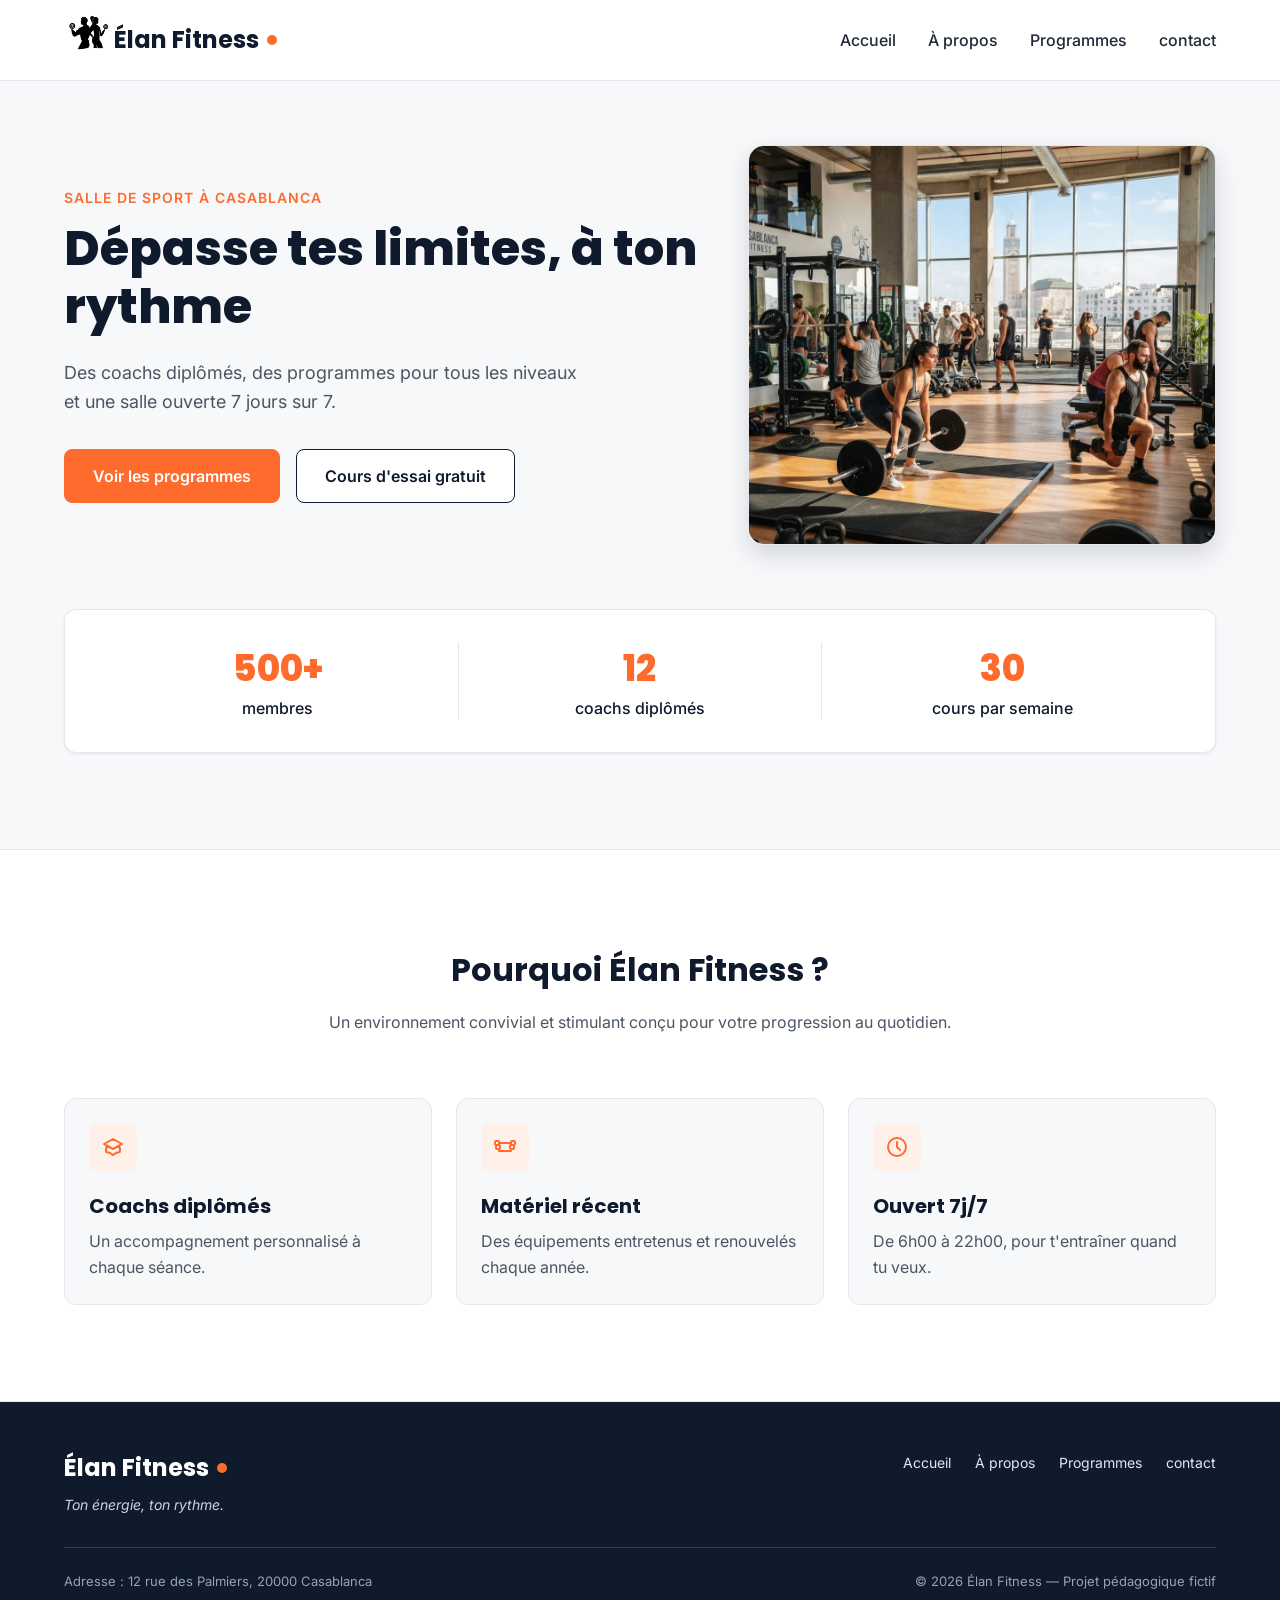
<file: index.html>
<!DOCTYPE html>
<html lang="fr">

<head>
  <meta charset="UTF-8">
  <meta name="viewport" content="width=device-width, initial-scale=1">
  <meta name="description"
    content="Élan Fitness, salle de sport à Casablanca : musculation, yoga, cardio et boxe fitness avec des coachs diplômés. Réservez votre cours d'essai gratuit.">
  <title>Élan Fitness | Salle de sport à Casablanca</title>

  <link rel="preconnect" href="https://fonts.googleapis.com">
  <link rel="preconnect" href="https://fonts.gstatic.com" crossorigin>
  <link
    href="https://fonts.googleapis.com/css2?family=Inter:wght@400;500;600&family=Poppins:wght@600;700;800&display=swap"
    rel="stylesheet">

  <link rel="stylesheet" href="home.css">
</head>

<body>
    <header class="en-tete">
    <div class="conteneur en-tete-contenu">
      
      <a href="index.html" class="logo"><img src="img/fin_logo-removebg.png" alt="logo">Élan Fitness</a>

      <nav aria-label="Navigation principale">
        <ul class="menu">
          <li><a href="index.html" target="_self">Accueil</a></li>
          <li><a href="propos.html" target="_self">À propos</a></li>
          <li><a href="Programmes.html" target="_self">Programmes</a></li>
          <li><a href="contact.html" target="_self">contact</a></li>
        </ul>
      </nav>
    </div>
  </header>
  <main>
    <section id="accueil" class="hero">
      <div class="conteneur">

        <div class="hero-contenu">
          <div class="hero-texte">
            <p class="sur-titre">Salle de sport à Casablanca</p>
            <h1>Dépasse tes limites, à ton rythme</h1>
            <p class="hero-description">
              Des coachs diplômés, des programmes pour tous les niveaux et une salle ouverte 7 jours sur 7.
            </p>
            <div class="boutons">
              <a href="Programmes.html" class="bouton bouton-principal">Voir les programmes</a>
              <a href="login.html" class="bouton bouton-secondaire">Cours d'essai gratuit</a>
            </div>
          </div>

          <img class="hero-image" src="img/hero.jpg" alt="Des personnes s'entraînent dans une salle de sport lumineuse à Casablanca">
        </div>

        <div class="chiffres">
          <div class="chiffre">
            <p class="chiffre-nombre">500+</p>
            <p>membres</p>
          </div>
          <div class="chiffre">
            <p class="chiffre-nombre">12</p>
            <p>coachs diplômés</p>
          </div>
          <div class="chiffre">
            <p class="chiffre-nombre">30</p>
            <p>cours par semaine</p>
          </div>
        </div>

      </div>
    </section>

     <section class="section section-blanche">
      <div class="conteneur">

        <div class="section-titre">
          <h2>Pourquoi Élan Fitness ?</h2>
          <p>Un environnement convivial et stimulant conçu pour votre progression au quotidien.</p>
        </div>

        <div class="cartes">
          <article class="carte carte-avantage">
            <div class="icone"><img src="img/icone-coach.svg" alt=""></div>
            <h3>Coachs diplômés</h3>
            <p>Un accompagnement personnalisé à chaque séance.</p>
          </article>

          <article class="carte carte-avantage">
            <div class="icone"><img src="img/icone-materiel.svg" alt=""></div>
            <h3>Matériel récent</h3>
            <p>Des équipements entretenus et renouvelés chaque année.</p>
          </article>

          <article class="carte carte-avantage">
            <div class="icone"><img src="img/icone-horloge.svg" alt=""></div>
            <h3>Ouvert 7j/7</h3>
            <p>De 6h00 à 22h00, pour t'entraîner quand tu veux.</p>
          </article>
        </div>

      </div>
    </section>
  </main>

  <footer class="pied-de-page">
    <div class="conteneur">

      <div class="pied-haut">
        <div>
          <p class="logo logo-clair">Élan Fitness</p>
          <p class="slogan">Ton énergie, ton rythme.</p>
        </div>

        <nav aria-label="Navigation du pied de page">
          <ul class="menu menu-pied">
            <li><a href="index.html">Accueil</a></li>
            <li><a href="propos.html">À propos</a></li>
            <li><a href="Programmes.html">Programmes</a></li>
            <li><a href="contact.html">contact</a></li>
          </ul>
        </nav>
      </div>

      <div class="pied-bas">
        <p>Adresse : 12 rue des Palmiers, 20000 Casablanca</p>
        <p>&copy; 2026 Élan Fitness — Projet pédagogique fictif</p>
      </div>

    </div>
  </footer>
</body>

</html>
</file>
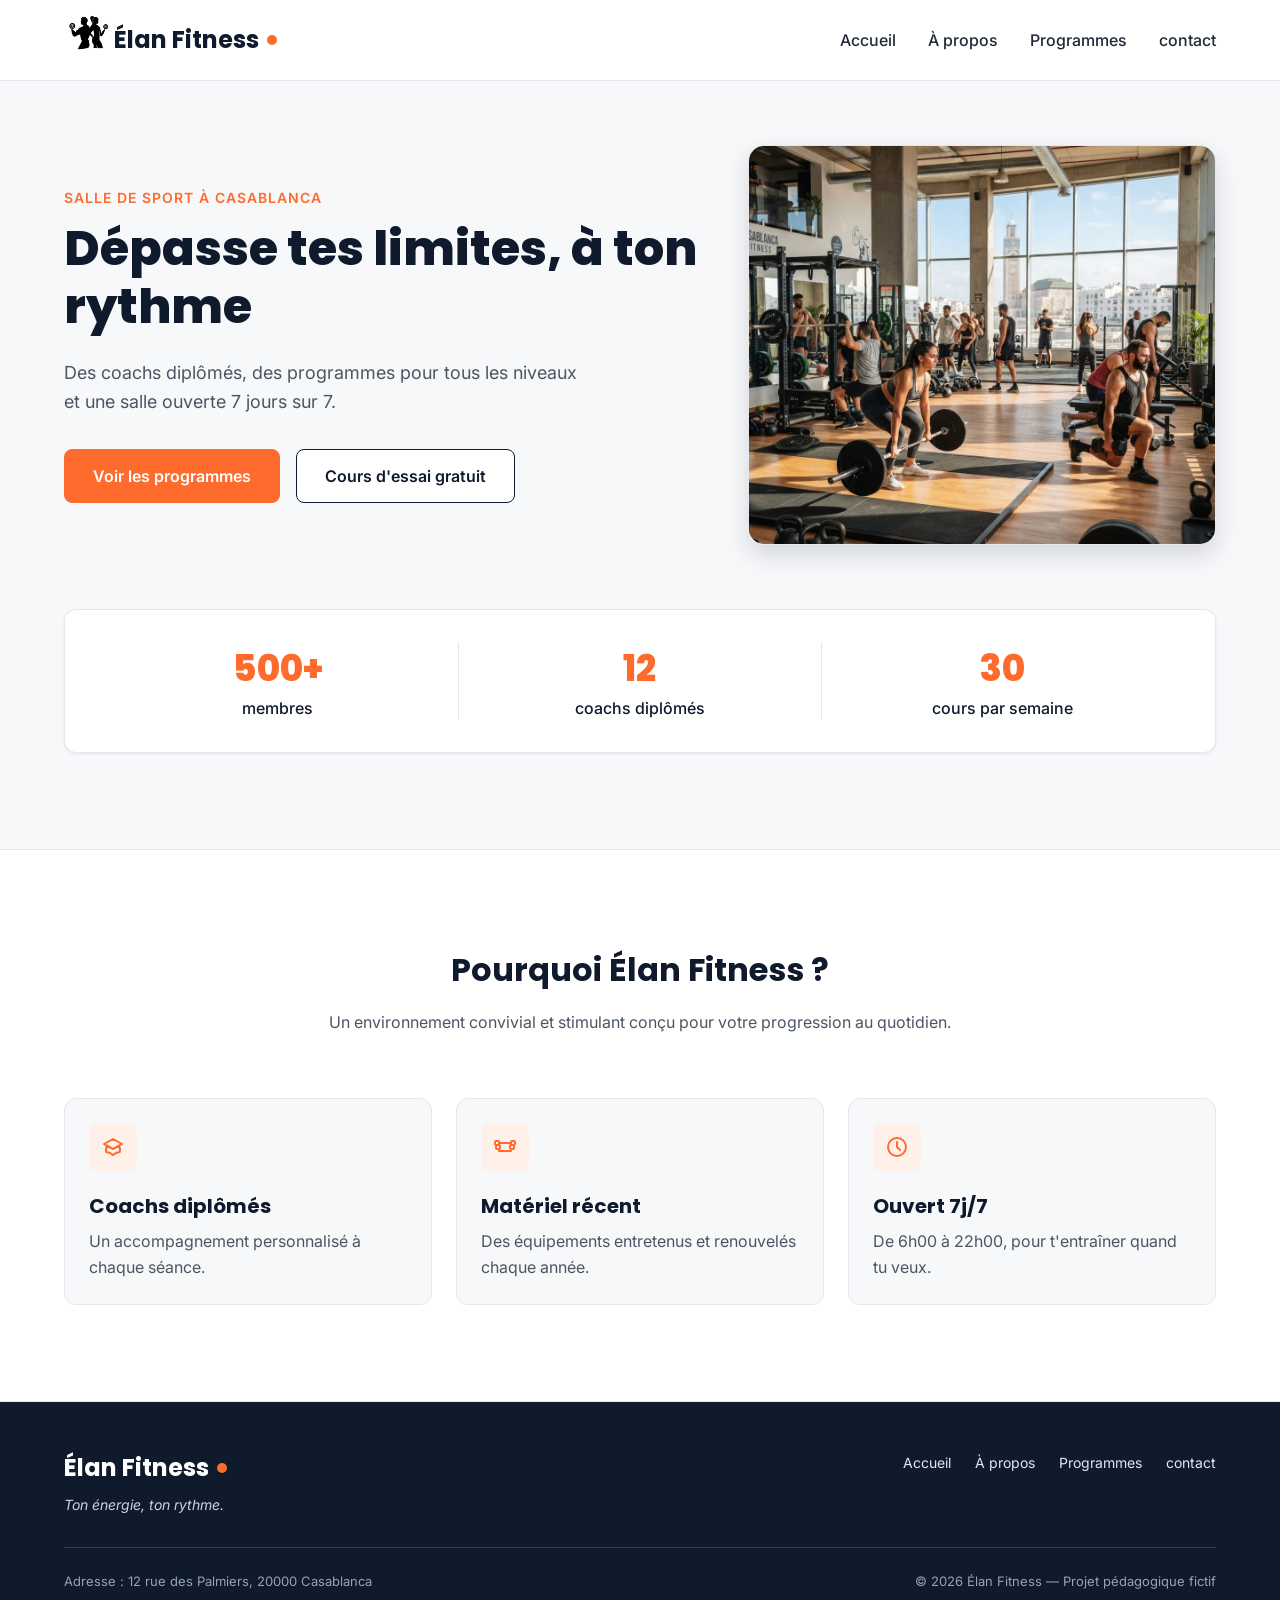
<file: Accueil.html>
<!DOCTYPE html>
<html lang="fr">

<head>
  <meta charset="UTF-8">
  <meta name="viewport" content="width=device-width, initial-scale=1">
  <meta name="description"
    content="Élan Fitness, salle de sport à Casablanca : musculation, yoga, cardio et boxe fitness avec des coachs diplômés. Réservez votre cours d'essai gratuit.">
  <title>Élan Fitness | Salle de sport à Casablanca</title>

  <link rel="preconnect" href="https://fonts.googleapis.com">
  <link rel="preconnect" href="https://fonts.gstatic.com" crossorigin>
  <link
    href="https://fonts.googleapis.com/css2?family=Inter:wght@400;500;600&family=Poppins:wght@600;700;800&display=swap"
    rel="stylesheet">

  <link rel="stylesheet" href="home.css">
</head>

<body>
    <header class="en-tete">
    <div class="conteneur en-tete-contenu">
      
      <a href="Accueil.html" class="logo"><img src="img/fin_logo-removebg.png" alt="logo">Élan Fitness</a>

      <nav aria-label="Navigation principale">
        <ul class="menu">
          <li><a href="Accueil.html" target="_self">Accueil</a></li>
          <li><a href="propos.html" target="_self">À propos</a></li>
          <li><a href="Programmes.html" target="_self">Programmes</a></li>
          <li><a href="contact.html" target="_self">contact</a></li>
        </ul>
      </nav>
    </div>
  </header>
  <main>
    <section id="accueil" class="hero">
      <div class="conteneur">

        <div class="hero-contenu">
          <div class="hero-texte">
            <p class="sur-titre">Salle de sport à Casablanca</p>
            <h1>Dépasse tes limites, à ton rythme</h1>
            <p class="hero-description">
              Des coachs diplômés, des programmes pour tous les niveaux et une salle ouverte 7 jours sur 7.
            </p>
            <div class="boutons">
              <a href="Programmes.html" class="bouton bouton-principal">Voir les programmes</a>
              <a href="payaiment.html" class="bouton bouton-secondaire">Cours d'essai gratuit</a>
            </div>
          </div>

          <img class="hero-image" src="img/hero.jpg" alt="Des personnes s'entraînent dans une salle de sport lumineuse à Casablanca">
        </div>

        <div class="chiffres">
          <div class="chiffre">
            <p class="chiffre-nombre">500+</p>
            <p>membres</p>
          </div>
          <div class="chiffre">
            <p class="chiffre-nombre">12</p>
            <p>coachs diplômés</p>
          </div>
          <div class="chiffre">
            <p class="chiffre-nombre">30</p>
            <p>cours par semaine</p>
          </div>
        </div>

      </div>
    </section>

     <section class="section section-blanche">
      <div class="conteneur">

        <div class="section-titre">
          <h2>Pourquoi Élan Fitness ?</h2>
          <p>Un environnement convivial et stimulant conçu pour votre progression au quotidien.</p>
        </div>

        <div class="cartes">
          <article class="carte carte-avantage">
            <div class="icone"><img src="img/icone-coach.svg" alt=""></div>
            <h3>Coachs diplômés</h3>
            <p>Un accompagnement personnalisé à chaque séance.</p>
          </article>

          <article class="carte carte-avantage">
            <div class="icone"><img src="img/icone-materiel.svg" alt=""></div>
            <h3>Matériel récent</h3>
            <p>Des équipements entretenus et renouvelés chaque année.</p>
          </article>

          <article class="carte carte-avantage">
            <div class="icone"><img src="img/icone-horloge.svg" alt=""></div>
            <h3>Ouvert 7j/7</h3>
            <p>De 6h00 à 22h00, pour t'entraîner quand tu veux.</p>
          </article>
        </div>

      </div>
    </section>
  </main>

  <footer class="pied-de-page">
    <div class="conteneur">

      <div class="pied-haut">
        <div>
          <p class="logo logo-clair">Élan Fitness</p>
          <p class="slogan">Ton énergie, ton rythme.</p>
        </div>

        <nav aria-label="Navigation du pied de page">
          <ul class="menu menu-pied">
            <li><a href="#accueil">Accueil</a></li>
            <li><a href="#a-propos">À propos</a></li>
            <li><a href="#programmes">Programmes</a></li>
            <li><a href="contact.html">contact</a></li>
          </ul>
        </nav>
      </div>

      <div class="pied-bas">
        <p>Adresse : 12 rue des Palmiers, 20000 Casablanca</p>
        <p>&copy; 2026 Élan Fitness — Projet pédagogique fictif</p>
      </div>

    </div>
  </footer>
</body>

</html>
</file>
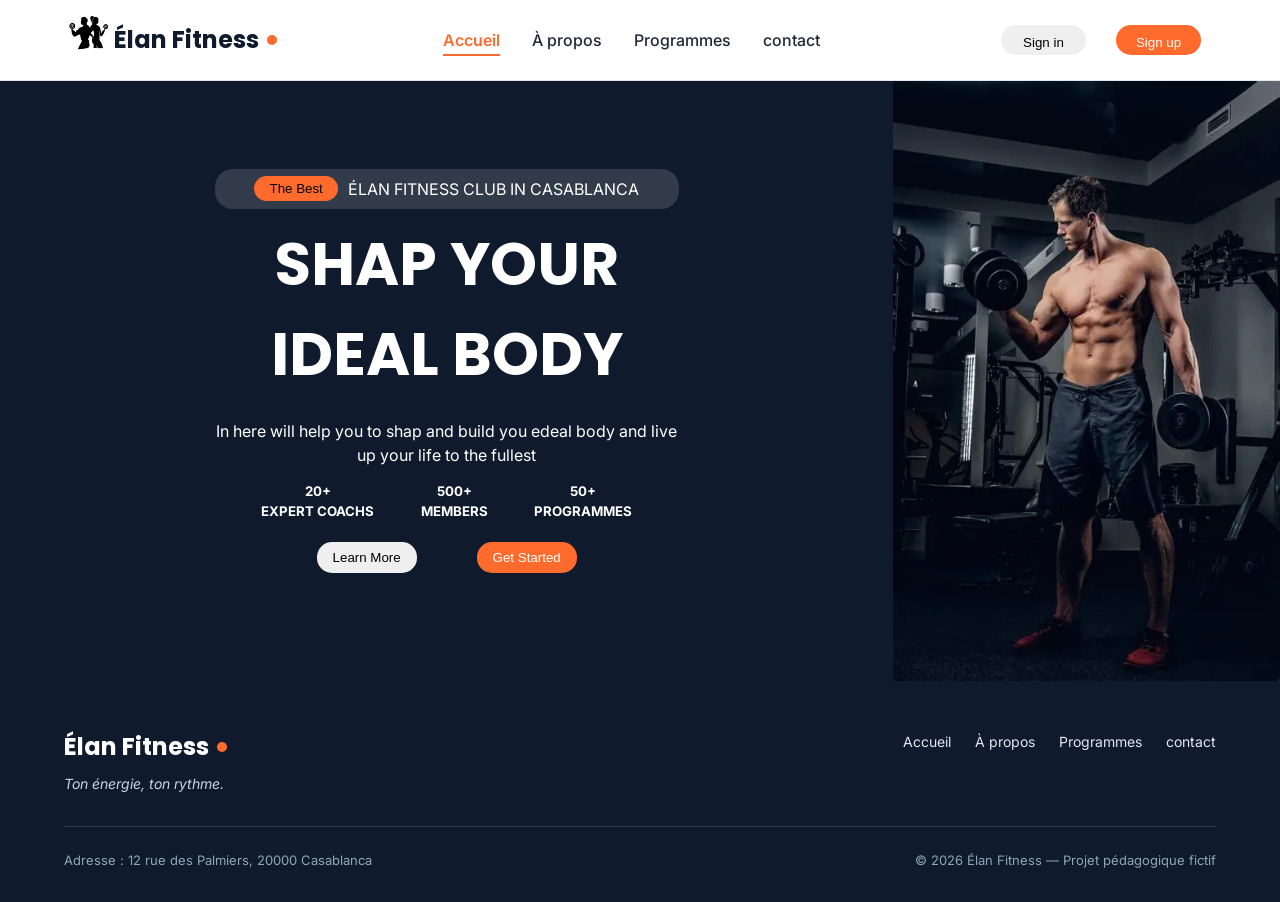
<file: login.html>
<!DOCTYPE html>
<html lang="fr">

<head>
  <meta charset="UTF-8">
  <meta name="viewport" content="width=device-width, initial-scale=1">
  <meta name="description"
    content="Élan Fitness, salle de sport à Casablanca : musculation, yoga, cardio et boxe fitness avec des coachs diplômés. Réservez votre cours d'essai gratuit.">
  <title>Élan Fitness | Salle de sport à Casablanca</title>

  <link rel="preconnect" href="https://fonts.googleapis.com">
  <link rel="preconnect" href="https://fonts.gstatic.com" crossorigin>
  <link
    href="https://fonts.googleapis.com/css2?family=Inter:wght@400;500;600&family=Poppins:wght@600;700;800&display=swap"
    rel="stylesheet">

  <link rel="stylesheet" href="home.css">
</head>

<body>
  <header class="en-tete">
    <div class="conteneur en-tete-contenu">

      <a href="index.html" class="logo"><img src="img/fin_logo-removebg.png" alt="logo">Élan Fitness</a>

      <nav aria-label="Navigation principale">
        <ul class="menu">
          <li><a href="index.html" class="lien-actif" target="_self">Accueil</a></li>
          <li><a href="propos.html" target="_self">À propos</a></li>
          <li><a href="Programmes.html" target="_self">Programmes</a></li>
          <li><a href="contact.html" target="_self">contact</a></li>
        </ul>
      </nav>

      <section class="section-login">
        <div class="login">
          <button type="button" class="Sign-in">Sign in</button>
          <button type="button" class="Sign-up">Sign up</button>
        </div>
      </section>
    </div>

  </header>

  <section class="this-content">
    <div class="left">
      <div class="contenu-left">
        <div class="the-best">
          <button type="button">The Best</button>
          <p>Élan Fitness Club IN Casablanca</p>
        </div>
        <div class="motivation">
          <h1>SHAP YOUR IDEAL BODY</h1>
          <P>In here will help you to shap and build you edeal body and live up your life to the fullest</P>
        </div>
        <div class="statistique-left">
            <h5>20+ <br> EXPERT COACHS</h5>
            <h5>500+ <br> MEMBERS</h5>
          <h5>50+ <br> PROGRAMMES</h5>
        </div>
        <div class="button-left-bottom">
          <button type="button" class="Sign-in">Learn More</button>
          <button type="button" class="Sign-up">Get Started</button>
        </div>
        
      </div>

    </div>

    <div class="right">
        <img src="img/image-login.webp" alt="">
    </div>
  </section>

  <footer class="pied-de-page">
    <div class="conteneur">

      <div class="pied-haut">
        <div>
          <p class="logo logo-clair">Élan Fitness</p>
          <p class="slogan">Ton énergie, ton rythme.</p>
        </div>

        <nav aria-label="Navigation du pied de page">
          <ul class="menu menu-pied">
            <li><a href="index.html">Accueil</a></li>
            <li><a href="propos.html">À propos</a></li>
            <li><a href="Programmes.html">Programmes</a></li>
            <li><a href="contact.html">contact</a></li>
          </ul>
        </nav>
      </div>

      <div class="pied-bas">
        <p>Adresse : 12 rue des Palmiers, 20000 Casablanca</p>
        <p>&copy; 2026 Élan Fitness — Projet pédagogique fictif</p>
      </div>

    </div>
  </footer>
</body>

</html>
</file>
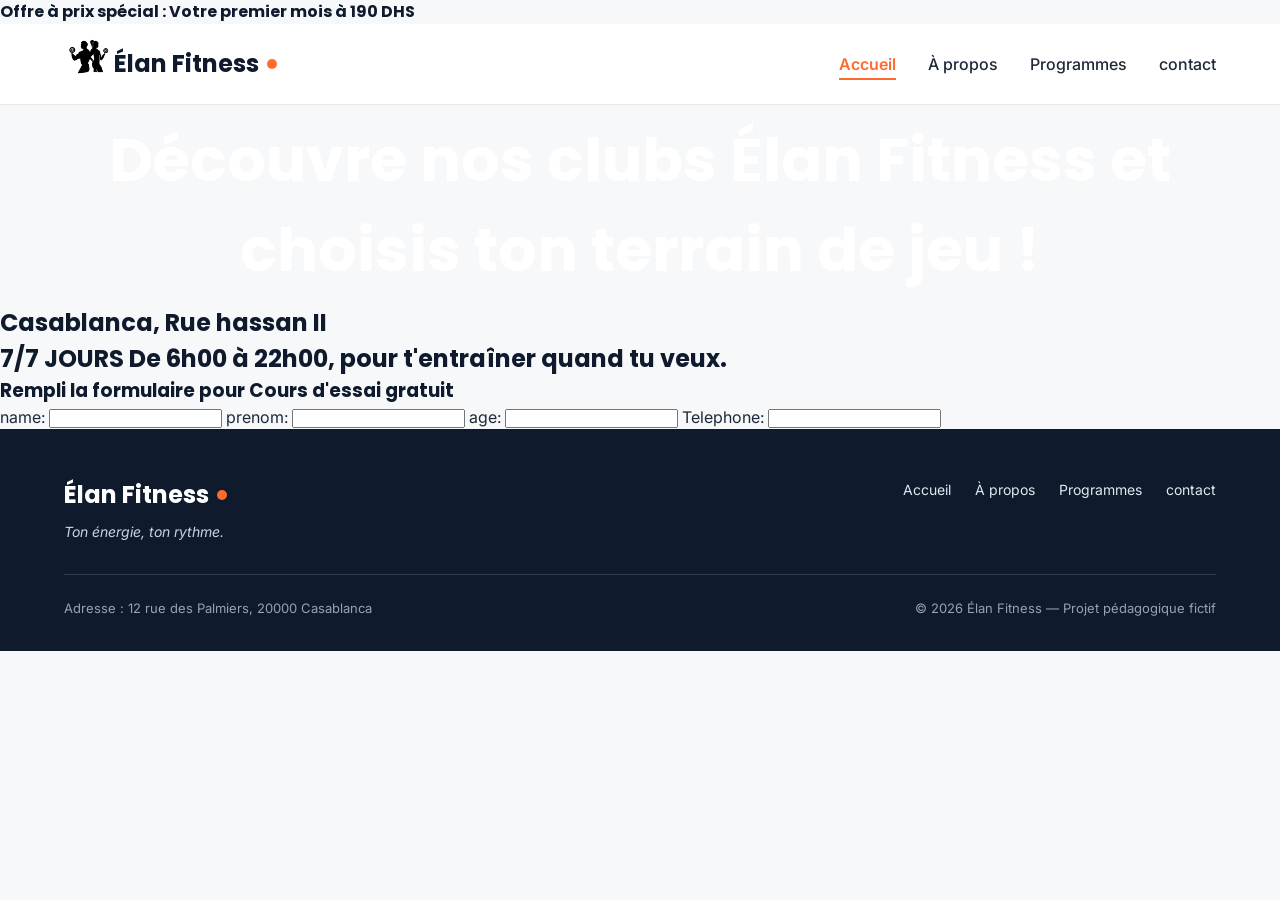
<file: payaiment.html>
<!DOCTYPE html>
<html lang="fr">
<head>
  <meta charset="UTF-8">
  <meta name="viewport" content="width=device-width, initial-scale=1">
  <meta name="description"
    content="Élan Fitness, salle de sport à Casablanca : musculation, yoga, cardio et boxe fitness avec des coachs diplômés. Réservez votre cours d'essai gratuit.">
  <title>Élan Fitness | Salle de sport à Casablanca</title>

  <link rel="preconnect" href="https://fonts.googleapis.com">
  <link rel="preconnect" href="https://fonts.gstatic.com" crossorigin>
  <link
    href="https://fonts.googleapis.com/css2?family=Inter:wght@400;500;600&family=Poppins:wght@600;700;800&display=swap"
    rel="stylesheet">

  <link rel="stylesheet" href="home.css">
</head>
<body>
    <div class="Offre">
        <h4>Offre à prix spécial : Votre premier mois à 190 DHS</h3>
    </div>
    <header class="en-tete">
    <div class="conteneur en-tete-contenu">
      
      <a href="Accueil.html" class="logo"><img src="img/fin_logo-removebg.png" alt="logo">Élan Fitness</a>

      <nav aria-label="Navigation principale">
        <ul class="menu">
          <li><a href="Accueil.html" class="lien-actif" target="_self">Accueil</a></li>
          <li><a href="propos.html" target="_self">À propos</a></li>
          <li><a href="Programmes.html" target="_self">Programmes</a></li>
          <li><a href="contact.html" target="_self">contact</a></li>
        </ul>
      </nav>
    </div>
  </header>

  <section class="motivation">
    <div class="contenu-motivation">
      <div class="word-motivation">
        <h1>Découvre nos clubs Élan Fitness et choisis ton terrain de jeu ! </h1>
        <h2>Casablanca, Rue hassan II</h2>
        <h2> 7/7 JOURS De 6h00 à 22h00, pour t'entraîner quand tu veux.</h2>
      </div>
  </section>

  <section class="centenu">

      <h3>Rempli la formulaire pour Cours d'essai gratuit</h3>

      <form class="form-gratuit">
        <label for="name">name:</label>
        <input type="text" name="name">
        <label for="prenom">prenom:</label>
        <input type="text" name="prenome">
        <label for="age">age:</label>
        <input type="number" name="age">
        <label for="tele">Telephone:</label>
        <input type="tel" name="tele">
      </form>
    
  </section>
  <footer class="pied-de-page">
    <div class="conteneur">

      <div class="pied-haut">
        <div>
          <p class="logo logo-clair">Élan Fitness</p>
          <p class="slogan">Ton énergie, ton rythme.</p>
        </div>

        <nav aria-label="Navigation du pied de page">
          <ul class="menu menu-pied">
            <li><a href="Accueil.html">Accueil</a></li>
            <li><a href="propos.html">À propos</a></li>
            <li><a href="Programmes.html">Programmes</a></li>
            <li><a href="contact.html">contact</a></li>
          </ul>
        </nav>
      </div>

      <div class="pied-bas">
        <p>Adresse : 12 rue des Palmiers, 20000 Casablanca</p>
        <p>&copy; 2026 Élan Fitness — Projet pédagogique fictif</p>
      </div>

    </div>
  </footer>
</body>
</html>
</file>
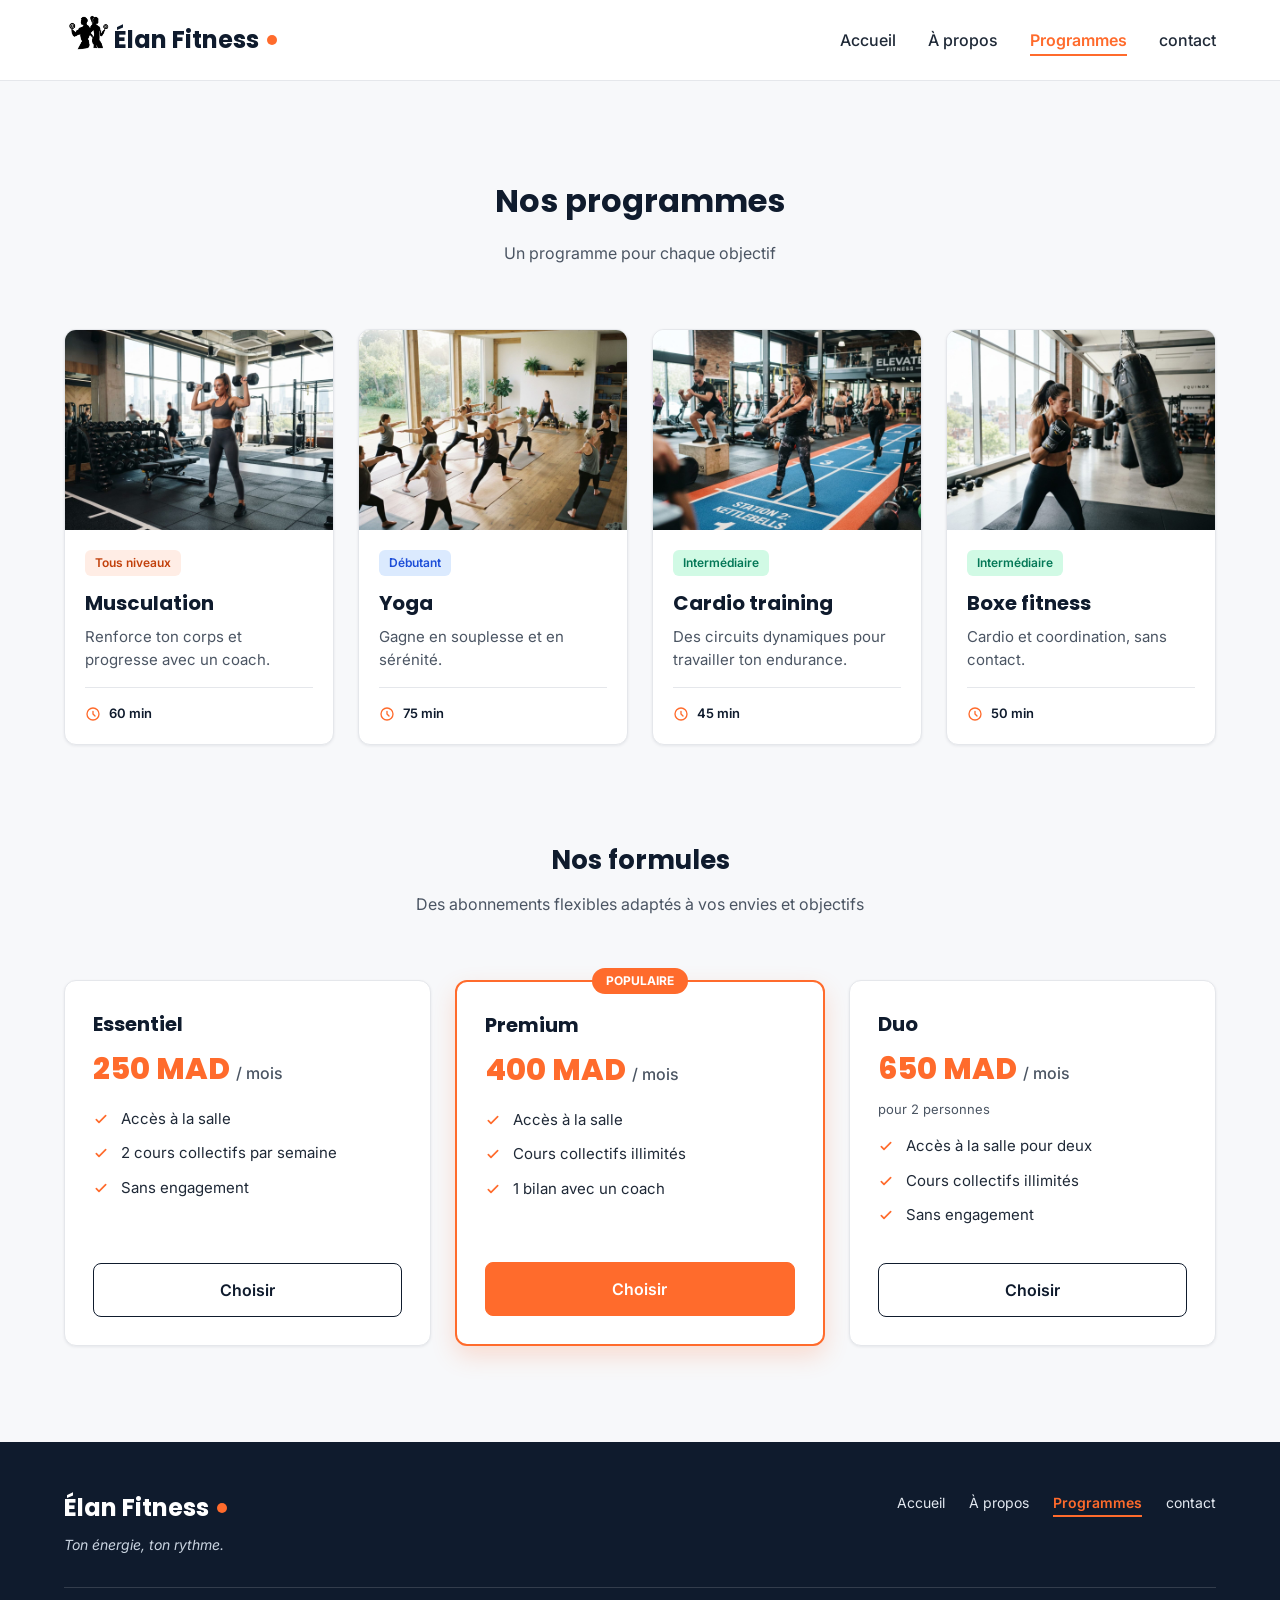
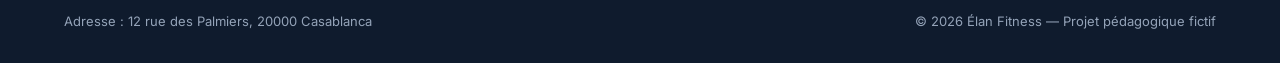
<file: Programmes.html>
<!DOCTYPE html>
<html lang="en">

<head>
    <meta charset="UTF-8">
    <meta name="viewport" content="width=device-width, initial-scale=1">
    <meta name="description"
        content="Élan Fitness, salle de sport à Casablanca : musculation, yoga, cardio et boxe fitness avec des coachs diplômés. Réservez votre cours d'essai gratuit.">
    <title>Élan Fitness Programmes| Salle de sport à Casablanca</title>

    <link rel="preconnect" href="https://fonts.googleapis.com">
    <link rel="preconnect" href="https://fonts.gstatic.com" crossorigin>
    <link
        href="https://fonts.googleapis.com/css2?family=Inter:wght@400;500;600&family=Poppins:wght@600;700;800&display=swap"
        rel="stylesheet">

    <link rel="stylesheet" href="home.css">
</head>

<body>
    <header class="en-tete">
        <div class="conteneur en-tete-contenu">
            <a href="index.html" class="logo"><img src="img/fin_logo-removebg.png" alt="logo">Élan Fitness</a>
            <nav aria-label="Navigation principale">
                <ul class="menu">
                    <li><a href="index.html">Accueil</a></li>
                    <li><a href="propos.html">À propos</a></li>
                    <li><a href="Programmes.html" class="lien-actif">Programmes</a></li>
                    <li><a href="contact.html">contact</a></li>
                </ul>
            </nav>
        </div>
    </header>
    <section id="programmes" class="section">
        <div class="conteneur">

            <div class="section-titre">
                <h2>Nos programmes</h2>
                <p>Un programme pour chaque objectif</p>
            </div>

            <div class="cartes">

                <article class="carte carte-programme">
                    <img src="img/musculation.jpg" alt="Une sportive soulève des haltères dans l'espace musculation">
                    <div class="programme-corps">
                        <span class="etiquette etiquette-orange">Tous niveaux</span>
                        <h3>Musculation</h3>
                        <p>Renforce ton corps et progresse avec un coach.</p>
                        <p class="duree"><img src="img/icone-duree.svg" alt="">60 min</p>
                    </div>
                </article>

                <article class="carte carte-programme">
                    <img src="img/yoga.jpg" alt="Un groupe pratique le yoga sur des tapis dans une salle lumineuse">
                    <div class="programme-corps">
                        <span class="etiquette etiquette-bleue">Débutant</span>
                        <h3>Yoga</h3>
                        <p>Gagne en souplesse et en sérénité.</p>
                        <p class="duree"><img src="img/icone-duree.svg" alt="">75 min</p>
                    </div>
                </article>

                <article class="carte carte-programme">
                    <img src="img/cardio.jpg"
                        alt="Des sportifs suivent un circuit de cardio training avec des kettlebells">
                    <div class="programme-corps">
                        <span class="etiquette etiquette-verte">Intermédiaire</span>
                        <h3>Cardio training</h3>
                        <p>Des circuits dynamiques pour travailler ton endurance.</p>
                        <p class="duree"><img src="img/icone-duree.svg" alt="">45 min</p>
                    </div>
                </article>

                <article class="carte carte-programme">
                    <img src="img/boxe.jpg" alt="Une sportive frappe un sac de frappe pendant un cours de boxe fitness">
                    <div class="programme-corps">
                        <span class="etiquette etiquette-verte">Intermédiaire</span>
                        <h3>Boxe fitness</h3>
                        <p>Cardio et coordination, sans contact.</p>
                        <p class="duree"><img src="img/icone-duree.svg" alt="">50 min</p>
                    </div>
                </article>

            </div>

            <div class="formules">

                <div class="section-titre">
                    <h3>Nos formules</h3>
                    <p>Des abonnements flexibles adaptés à vos envies et objectifs</p>
                </div>

                <div class="cartes">

                    <article class="carte formule">
                        <h4>Essentiel</h4>
                        <p class="prix">250 MAD <span>/ mois</span></p>
                        <ul class="formule-liste">
                            <li>Accès à la salle</li>
                            <li>2 cours collectifs par semaine</li>
                            <li>Sans engagement</li>
                        </ul>
                        <a href="#contact" class="bouton bouton-secondaire">Choisir</a>
                    </article>

                    <article class="carte formule formule-populaire">
                        <p class="badge-populaire">Populaire</p>
                        <h4>Premium</h4>
                        <p class="prix">400 MAD <span>/ mois</span></p>
                        <ul class="formule-liste">
                            <li>Accès à la salle</li>
                            <li>Cours collectifs illimités</li>
                            <li>1 bilan avec un coach</li>
                        </ul>
                        <a href="#contact" class="bouton bouton-principal">Choisir</a>
                    </article>

                    <article class="carte formule">
                        <h4>Duo</h4>
                        <p class="prix">650 MAD <span>/ mois</span></p>
                        <p class="prix-note">pour 2 personnes</p>
                        <ul class="formule-liste">
                            <li>Accès à la salle pour deux</li>
                            <li>Cours collectifs illimités</li>
                            <li>Sans engagement</li>
                        </ul>
                        <a href="#contact" class="bouton bouton-secondaire">Choisir</a>
                    </article>

                </div>
            </div>

        </div>
    </section>
    <footer class="pied-de-page">
    <div class="conteneur">

      <div class="pied-haut">
        <div>
          <p class="logo logo-clair">Élan Fitness</p>
          <p class="slogan">Ton énergie, ton rythme.</p>
        </div>

        <nav aria-label="Navigation du pied de page">
          <ul class="menu menu-pied">
            <li><a href="index.html" target="_self">Accueil</a></li>
            <li><a href="propos.html" target="_self">À propos</a></li>
            <li><a href="Programmes.html" class="lien-actif" target="_self">Programmes</a></li>
            <li><a href="contact.html"target="_self">contact</a></li>
          </ul>
        </nav>
      </div>

      <div class="pied-bas">
        <p>Adresse : 12 rue des Palmiers, 20000 Casablanca</p>
        <p>&copy; 2026 Élan Fitness — Projet pédagogique fictif</p>
      </div>

    </div>
  </footer>
</body>

</html>
</file>
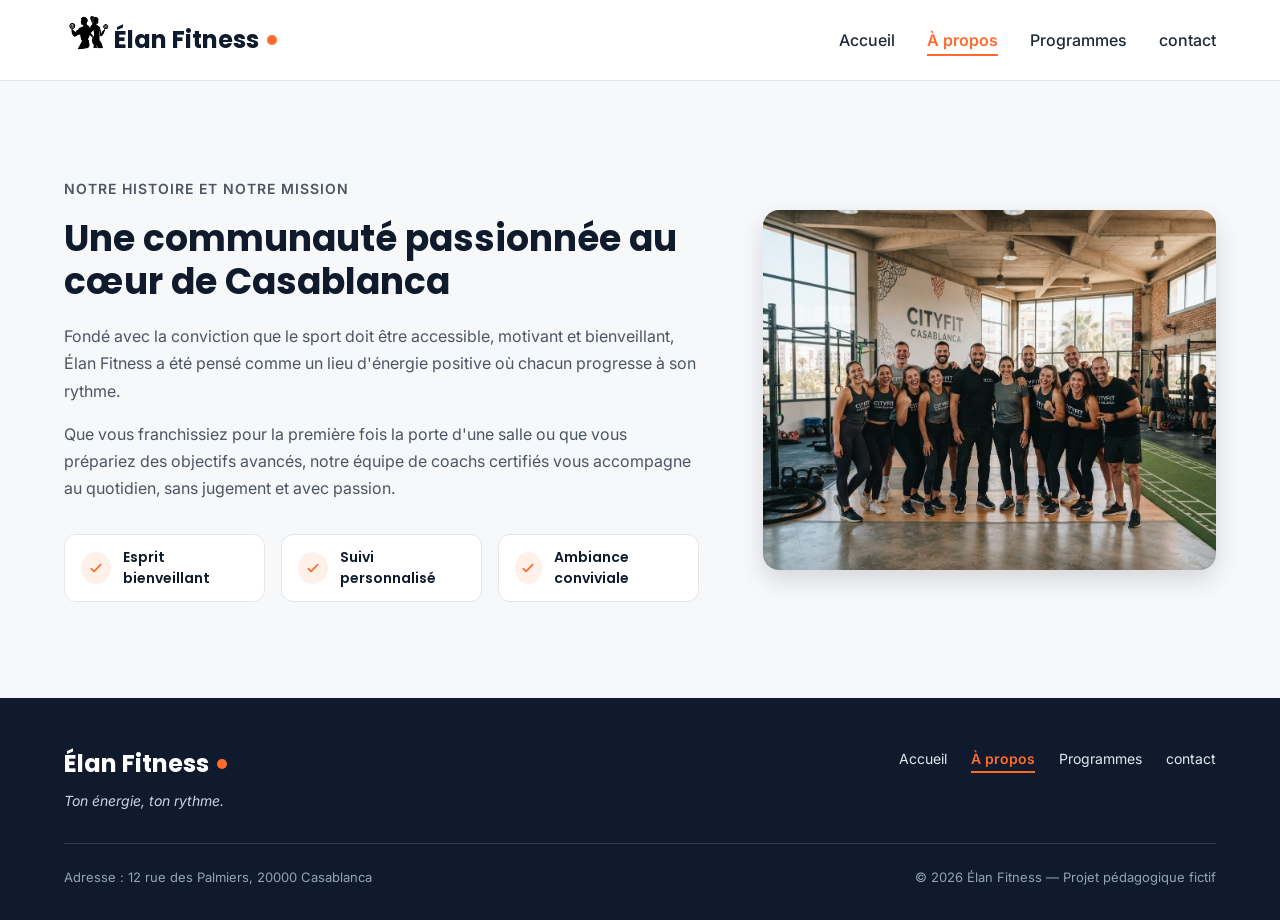
<file: propos.html>
<!DOCTYPE html>
<html lang="en">

<head>
    <meta charset="UTF-8">
    <meta name="viewport" content="width=device-width, initial-scale=1">
    <meta name="description"
        content="Élan Fitness, salle de sport à Casablanca : musculation, yoga, cardio et boxe fitness avec des coachs diplômés. Réservez votre cours d'essai gratuit.">
    <title>À propos Élan Fitness | Salle de sport à Casablanca</title>
    <link rel="preconnect" href="https://fonts.googleapis.com">
    <link rel="preconnect" href="https://fonts.gstatic.com" crossorigin>
    <link
        href="https://fonts.googleapis.com/css2?family=Inter:wght@400;500;600&family=Poppins:wght@600;700;800&display=swap"
        rel="stylesheet">
    <link rel="stylesheet" href="home.css">
</head>

<body>

    <header class="en-tete">
        <div class="conteneur en-tete-contenu">
            <a href="index.html" class="logo"><img src="img/fin_logo-removebg.png" alt="logo">Élan Fitness</a>

            <nav aria-label="Navigation principale">
                <ul class="menu">
                    <li><a href="index.html" target="_self">Accueil</a></li>
                    <li><a href="propos.html" class="lien-actif" target="_self">À propos</a></li>
                    <li><a href="Programmes.html" target="_self">Programmes</a></li>
                    <li><a href="contact.html" target="_self">contact</a></li>
                </ul>
            </nav>
        </div>
    </header>
    <section id="a-propos" class="section">
        <div class="conteneur apropos-contenu">

            <div class="apropos-texte">
                <p class="sur-titre">Notre histoire et notre mission</p>
                <h2>Une communauté passionnée au cœur de Casablanca</h2>
                <p>
                    Fondé avec la conviction que le sport doit être accessible, motivant et bienveillant,
                    Élan Fitness a été pensé comme un lieu d'énergie positive où chacun progresse à son rythme.
                </p>
                <p>
                    Que vous franchissiez pour la première fois la porte d'une salle ou que vous prépariez des
                    objectifs avancés, notre équipe de coachs certifiés vous accompagne au quotidien, sans
                    jugement et avec passion.
                </p>

                <ul class="valeurs">
                    <li class="valeur">
                        <div class="icone icone-petite"><img src="img/icone-check.svg" alt=""></div>
                        <span>Esprit bienveillant</span>
                    </li>
                    <li class="valeur">
                        <div class="icone icone-petite"><img src="img/icone-check.svg" alt=""></div>
                        <span>Suivi personnalisé</span>
                    </li>
                    <li class="valeur">
                        <div class="icone icone-petite"><img src="img/icone-check.svg" alt=""></div>
                        <span>Ambiance conviviale</span>
                    </li>
                </ul>
            </div>

            <img class="apropos-image" src="img/equipe.jpg"
                alt="L'équipe de coachs d'Élan Fitness réunie dans la salle">

        </div>
    </section>

    <footer class="pied-de-page">
    <div class="conteneur">

      <div class="pied-haut">
        <div>
          <p class="logo logo-clair">Élan Fitness</p>
          <p class="slogan">Ton énergie, ton rythme.</p>
        </div>

        <nav aria-label="Navigation du pied de page">
          <ul class="menu menu-pied">
            <li><a href="index.html" target="_self">Accueil</a></li>
            <li><a href="propos.html" class="lien-actif" target="_self">À propos</a></li>
            <li><a href="Programmes.html">Programmes</a></li>
            <li><a href="contact.html">contact</a></li>
          </ul>
        </nav>
      </div>

      <div class="pied-bas">
        <p>Adresse : 12 rue des Palmiers, 20000 Casablanca</p>
        <p>&copy; 2026 Élan Fitness — Projet pédagogique fictif</p>
      </div>

    </div>
  </footer>
</body>

</html>
</file>
<file: home.css>
* {
  box-sizing: border-box;
  margin: 0;
  padding: 0;
}

html {
  scroll-behavior: smooth;
}

body {
  font-family: "Inter", Arial, sans-serif;
  font-size: 16px;
  line-height: 1.5;
  color: #1f2937;
  background-color: #f7f8fa;
}

h1,
h2,
h3,
h4 {
  font-family: "Poppins", Arial, sans-serif;
  color: #0f1b2d;
}

a {
  color: inherit;
  text-decoration: none;
}

ul {
  list-style: none;
}

img {
  display: block;
  max-width: 100%;
}

a:focus-visible,
button:focus-visible {
  outline: 3px solid #ff6b2c;
  outline-offset: 2px;
}

.conteneur {
  width: 100%;
  max-width: 1200px;
  margin: 0 auto;
  padding: 0 24px;
}

.section {
  padding: 96px 0;
}

.section-blanche {
  background-color: #ffffff;
  border-top: 1px solid #e5e7eb;
  border-bottom: 1px solid #e5e7eb;
}

.section-titre {
  max-width: 640px;
  margin: 0 auto 64px;
  text-align: center;
}

.section-titre h2 {
  font-size: 32px;
  margin-bottom: 16px;
}

.section-titre h3 {
  font-size: 26px;
  margin-bottom: 12px;
}

.section-titre p {
  color: #4b5563;
}

.sur-titre {
  font-size: 14px;
  font-weight: 600;
  color: #ff6b2c;
  text-transform: uppercase;
  letter-spacing: 1px;
  margin-bottom: 12px;
}

.bouton {
  display: inline-block;
  padding: 14px 28px;
  border-radius: 8px;
  font-size: 16px;
  font-weight: 600;
  text-align: center;
  cursor: pointer;
}

.bouton-principal {
  background-color: #ff6b2c;
  border: 1px solid #ff6b2c;
  color: #ffffff;
}

.bouton-principal:hover {
  background-color: #f05817;
}

.carte.formule:hover {
  box-shadow: 0 0 8px #ff6b2c;
}

.bouton-secondaire {
  background-color: #ffffff;
  border: 1px solid #0f1b2d;
  color: #0f1b2d;
}

.bouton-secondaire:hover {
  background-color: #f3f4f6;
}

.cartes {
  display: flex;
  gap: 24px;
}

.carte {
  flex: 1;
  background-color: #ffffff;
  border: 1px solid #e5e7eb;
  border-radius: 12px;
  box-shadow: 0 1px 3px rgba(15, 27, 45, 0.08);
}

.carte.carte-programme:hover {
  transform: scale(1.05);
  box-shadow: -5px 5px 10px #ff6b2c;
}

.icone {
  width: 48px;
  height: 48px;
  background-color: #fff0ea;
  border-radius: 8px;
  display: flex;
  align-items: center;
  justify-content: center;
}

.icone img {
  width: 24px;
  height: 24px;
}

.icone-petite {
  width: 32px;
  height: 32px;
  border-radius: 50%;
}

.icone-petite img {
  width: 16px;
  height: 16px;
}

.en-tete {
  position: sticky;
  top: 0;
  z-index: 10;
  background-color: #ffffff;
  border-bottom: 1px solid #e5e7eb;
}

.en-tete-contenu {
  height: 80px;
  display: flex;
  align-items: center;
  justify-content: space-between;
}

.logo {
  display: flex;
  align-items: center;
  font-family: "Poppins", Arial, sans-serif;
  font-size: 24px;
  font-weight: 700;
  color: #0f1b2d;
}

.logo::after {
  content: "";
  width: 10px;
  height: 10px;
  margin-left: 8px;
  background-color: #ff6b2c;
  border-radius: 50%;
}

.logo img {
  width: 50px;
  padding-bottom: 20px;
}

.menu {
  display: flex;
  gap: 32px;
}

.menu a {
  font-weight: 500;
  padding-bottom: 4px;
  border-bottom: 2px solid transparent;
}

.menu a:hover {
  color: #ff6b2c;
}

.menu .lien-actif {
  color: #ff6b2c;
  font-weight: 600;
  border-bottom-color: #ff6b2c;
}

.hero {
  padding: 64px 0 96px;
}

.hero-contenu {
  display: flex;
  align-items: center;
  gap: 32px;
}

.hero-texte {
  flex: 7;
}

.hero-texte h1 {
  font-size: 48px;
  font-weight: 800;
  line-height: 1.2;
  margin-bottom: 24px;
}

.hero-description {
  max-width: 520px;
  font-size: 18px;
  line-height: 1.6;
  color: #4b5563;
  margin-bottom: 32px;
}

.boutons {
  display: flex;
  flex-wrap: wrap;
  gap: 16px;
}

.hero-image {
  flex: 5;
  min-width: 0;
  height: 400px;
  object-fit: cover;
  border-radius: 16px;
  border: 1px solid #e5e7eb;
  box-shadow: 0 10px 25px rgba(15, 27, 45, 0.15);
}

.chiffres {
  display: flex;
  margin-top: 64px;
  padding: 32px;
  background-color: #ffffff;
  border: 1px solid #e5e7eb;
  border-radius: 12px;
  box-shadow: 0 1px 3px rgba(15, 27, 45, 0.08);
}

.chiffre {
  flex: 1;
  text-align: center;
  font-weight: 500;
  color: #0f1b2d;
}

.chiffre+.chiffre {
  border-left: 1px solid #e5e7eb;
}

.chiffre-nombre {
  font-family: "Poppins", Arial, sans-serif;
  font-size: 36px;
  font-weight: 800;
  color: #ff6b2c;
}

.carte-avantage {
  padding: 24px;
  background-color: #f7f8fa;
  box-shadow: none;
}

.carte-avantage .icone {
  margin-bottom: 20px;
}

.carte-avantage h3 {
  font-size: 20px;
  margin-bottom: 8px;
}

.carte-avantage p {
  color: #4b5563;
  line-height: 1.6;
}

.apropos-contenu {
  display: flex;
  align-items: center;
  gap: 64px;
}

.apropos-texte {
  flex: 7;
}

.apropos-texte h2 {
  font-size: 36px;
  line-height: 1.2;
  margin-bottom: 20px;
}

.apropos-texte p {
  color: #4b5563;
  line-height: 1.7;
  margin-bottom: 16px;
}

.valeurs {
  display: flex;
  gap: 16px;
  margin-top: 32px;
}

.valeur {
  flex: 1;
  display: flex;
  align-items: center;
  gap: 12px;
  padding: 12px 16px;
  background-color: #ffffff;
  border: 1px solid #e5e7eb;
  border-radius: 12px;
  font-family: "Poppins", Arial, sans-serif;
  font-size: 14px;
  font-weight: 600;
  color: #0f1b2d;
}

.apropos-image {
  flex: 5;
  min-width: 0;
  height: 360px;
  object-fit: cover;
  border-radius: 16px;
  box-shadow: 0 10px 25px rgba(15, 27, 45, 0.15);
}

.carte-programme {
  display: flex;
  flex-direction: column;
  overflow: hidden;
}

.carte-programme>img {
  width: 100%;
  height: 200px;
  object-fit: cover;
}

.programme-corps {
  flex: 1;
  display: flex;
  flex-direction: column;
  padding: 20px;
}

.programme-corps h3 {
  font-size: 20px;
  margin-bottom: 8px;
}

.programme-corps p {
  font-size: 15px;
  color: #4b5563;
}

.etiquette {
  align-self: flex-start;
  padding: 4px 10px;
  margin-bottom: 12px;
  border-radius: 6px;
  font-size: 12px;
  font-weight: 600;
}

.etiquette-orange {
  background-color: #ffede5;
  color: #c2410c;
}

.etiquette-bleue {
  background-color: #dbeafe;
  color: #1d4ed8;
}

.etiquette-verte {
  background-color: #d1fae5;
  color: #047857;
}

.programme-corps .duree {
  display: flex;
  align-items: center;
  gap: 8px;
  margin-top: auto;
  padding-top: 16px;
  border-top: 1px solid #e5e7eb;
  font-size: 13px;
  font-weight: 600;
  color: #0f1b2d;
}

.programme-corps h3+p {
  margin-bottom: 16px;
}

.duree img {
  width: 16px;
  height: 16px;
}

.formules {
  margin-top: 96px;
}

.formule {
  position: relative;
  display: flex;
  flex-direction: column;
  padding: 28px;
}

.formule h4 {
  font-size: 20px;
}

.prix {
  margin: 8px 0 16px;
  font-family: "Poppins", Arial, sans-serif;
  font-size: 30px;
  font-weight: 800;
  color: #ff6b2c;
}

.prix span {
  font-family: "Inter", Arial, sans-serif;
  font-size: 16px;
  font-weight: 500;
  color: #4b5563;
}

.prix-note {
  margin: -8px 0 16px;
  font-size: 13px;
  color: #4b5563;
}

.formule-liste {
  flex: 1;
  margin-bottom: 24px;
}

.formule-liste li {
  padding-left: 28px;
  margin-bottom: 12px;
  font-size: 15px;
  background-image: url("img/icone-check.svg");
  background-repeat: no-repeat;
  background-position: left center;
  background-size: 16px;
}

.formule .bouton {
  display: block;
}

.formule-populaire {
  border: 2px solid #ff6b2c;
  box-shadow: 0 10px 25px rgba(255, 107, 44, 0.2);
}

.badge-populaire {
  position: absolute;
  top: -14px;
  left: 50%;
  transform: translateX(-50%);
  padding: 4px 14px;
  background-color: #ff6b2c;
  border-radius: 999px;
  font-size: 12px;
  font-weight: 700;
  text-transform: uppercase;
  color: #ffffff;
}

.pied-de-page {
  padding: 48px 0 32px;
  background-color: #0f1b2d;
  color: #ffffff;
}

.pied-haut {
  display: flex;
  justify-content: space-between;
  align-items: flex-start;
  padding-bottom: 32px;
  border-bottom: 1px solid rgba(255, 255, 255, 0.15);
}

.logo-clair {
  color: #ffffff;
}

.slogan {
  margin-top: 8px;
  font-size: 14px;
  font-style: italic;
  color: #cbd5e1;
}

.menu-pied {
  gap: 24px;
}

.menu-pied a {
  font-size: 14px;
  font-weight: 400;
  color: #e2e8f0;
}

.pied-bas {
  display: flex;
  justify-content: space-between;
  margin-top: 24px;
  font-size: 13px;
  color: #94a3b8;
}

/* contact */

.title-contact {
  display: flex;
  justify-content: center;
  padding-top: 30px;
}

.title-contact h1 {
  color: black;
  font-size: 50px;
  text-shadow: 50px -14px 0px #ff6b2c;
}

.contact {
  display: flex;
  margin: 6% 20%;
}

.info {
  margin: 20px;
}

.info p {
  padding: 30px;
}

.info ul {
  display: flex;
  justify-content: space-between;
  padding: 10px 30px;
}

.info ul a {
  font-size: x-large;
}

.info ul a:hover {
  color: #ff6b2c;
}

.informations {
  box-shadow: -5px 5px 15px #ff6b2c;
  background: white;
  width: 60%;
  max-width: 400px;
  min-width: 380px;
  padding: 88px;
  height: 450px;
}

.informations .informations-input {
  border: none;
  padding: 2px 10px;
  background: #f988584f;
}

.informations label {
  display: block;
}

.informations textarea {
  padding-right: 16px;
  resize: vertical;
  max-height: 60px;
  background: #f988584f;
}

.submit {
  margin: 10px 0;
  border: none;
  width: 90px;
  height: 25px;
  border-radius: 5px;
  background: #ff6b2c;
  display: block;
}

.submit:hover {
  background-color: #ea5717;
}


@media (min-width: 768px) and (max-width: 1024px) {
  body {
    width: 100%;
    min-height: 100%;
  }

  header {
    width: 100%;
  }

  .contact {
    display: flex;
    justify-content: center;
    flex-direction: column;
    margin: 6% 20%;
  }

  .informations {
    display: block;
    margin: auto auto;
  }
}

@media (max-width: 767px) {
  body {
    width: 100vh;
    height: inherit;
  }

  .conteneur.apropos-contenu {
    flex-direction: column;
  }

  .menu {
    width: 100%;
    word-wrap: normal;
    align-items: center;

  }

  .title-contact {
    display: flex;
    width: 100%;
    justify-content: center;
  }

  .informations {
    width: 400px;
    margin: auto auto;

  }

  .informations label {
    width: 200px;
  }

  .contact {
    display: inline-block;
    margin: 6% 10%;
  }

  .informations .submit {
    display: block;
  }

  .informations textarea {
    padding-right: 16px;
    resize: vertical;
    max-height: 60px;
  }
}

/* page payaiment */

/* .Offre h4 {
  background-color: #ff6b2c;
  display: flex;
  justify-content: center;
} */

.section-login {
  /*  background-color: #0f1b2d; */
  display: flex;
  justify-content: flex-end;
}

.login {
  width: 230px;
  display: flex;
  ma
}

.login button{
  width: 100px;
  height: 30px;
  margin: 10px 15px;
  border: none;
  border-radius: 15px;
  padding: 10px 15px;
}

.Sign-up,
.Sign-in {
  display: flex;
  justify-content: center;
  text-align: center;
}

.Sign-up:hover,
.Sign-in:hover{
  transform: scale(1.1);
}

.Sign-up {
  background-color: #ff6b2c;
  color: white;
}

.this-content {
  display: flex;
  justify-content: space-around;
}

.left {
  background-color: #0f1b2d;
  flex: 2;
  height: auto;
  display: flex;
  justify-content: center;
  align-items: center;
  padding: 80px 60px;
}

.right {
  padding: auto auto 20px;
  background-color: #ff6b2c;
  flex: 1;
  

}

.contenu-left{
  width: 60%;
}

.the-best {
  padding: 15px;
  width: auto;
  height: 40px;
  background-color: #f3f4f625;
  border-radius: 18px;
  display: flex;
  justify-content: center;
  align-items: center;
  gap: 10px;
}
.the-best button{
  display: inline;
  background-color: #ff6b2c;
  border-radius: 15px;
  padding: 5px 15px;
  border: none;
}

.the-best button:hover{
  transform: scale(1.1);
}

.the-best p{
  color: #fff;
  text-transform: uppercase;
  display: inline;
}

.motivation h1{
  padding: 10px;
  color: #fff;
  font-size: 60px;
  text-align: center;
}

.motivation p{
  color: #fff;
  padding: 10px 0 15px 0;
  display: flex;
  text-align: center;
}

.statistique-left{
  display: flex;
  justify-content: space-evenly;
}

.statistique-left h5{
  color: #fff;
  text-align: center;
}

.button-left-bottom{
  width: 400px;
  margin: auto;
  display: flex;
  justify-content: center;
}

.button-left-bottom button{
  width: 100px;
  padding: 8px 5px;
  border: none;
  border-radius: 15px;
  margin: 20px 30px;
}
.button-left-bottom button:hover{
  transform: scale(1.1);
}

.right img{
  height: 100%;
  width: 100%;
}
</file>
